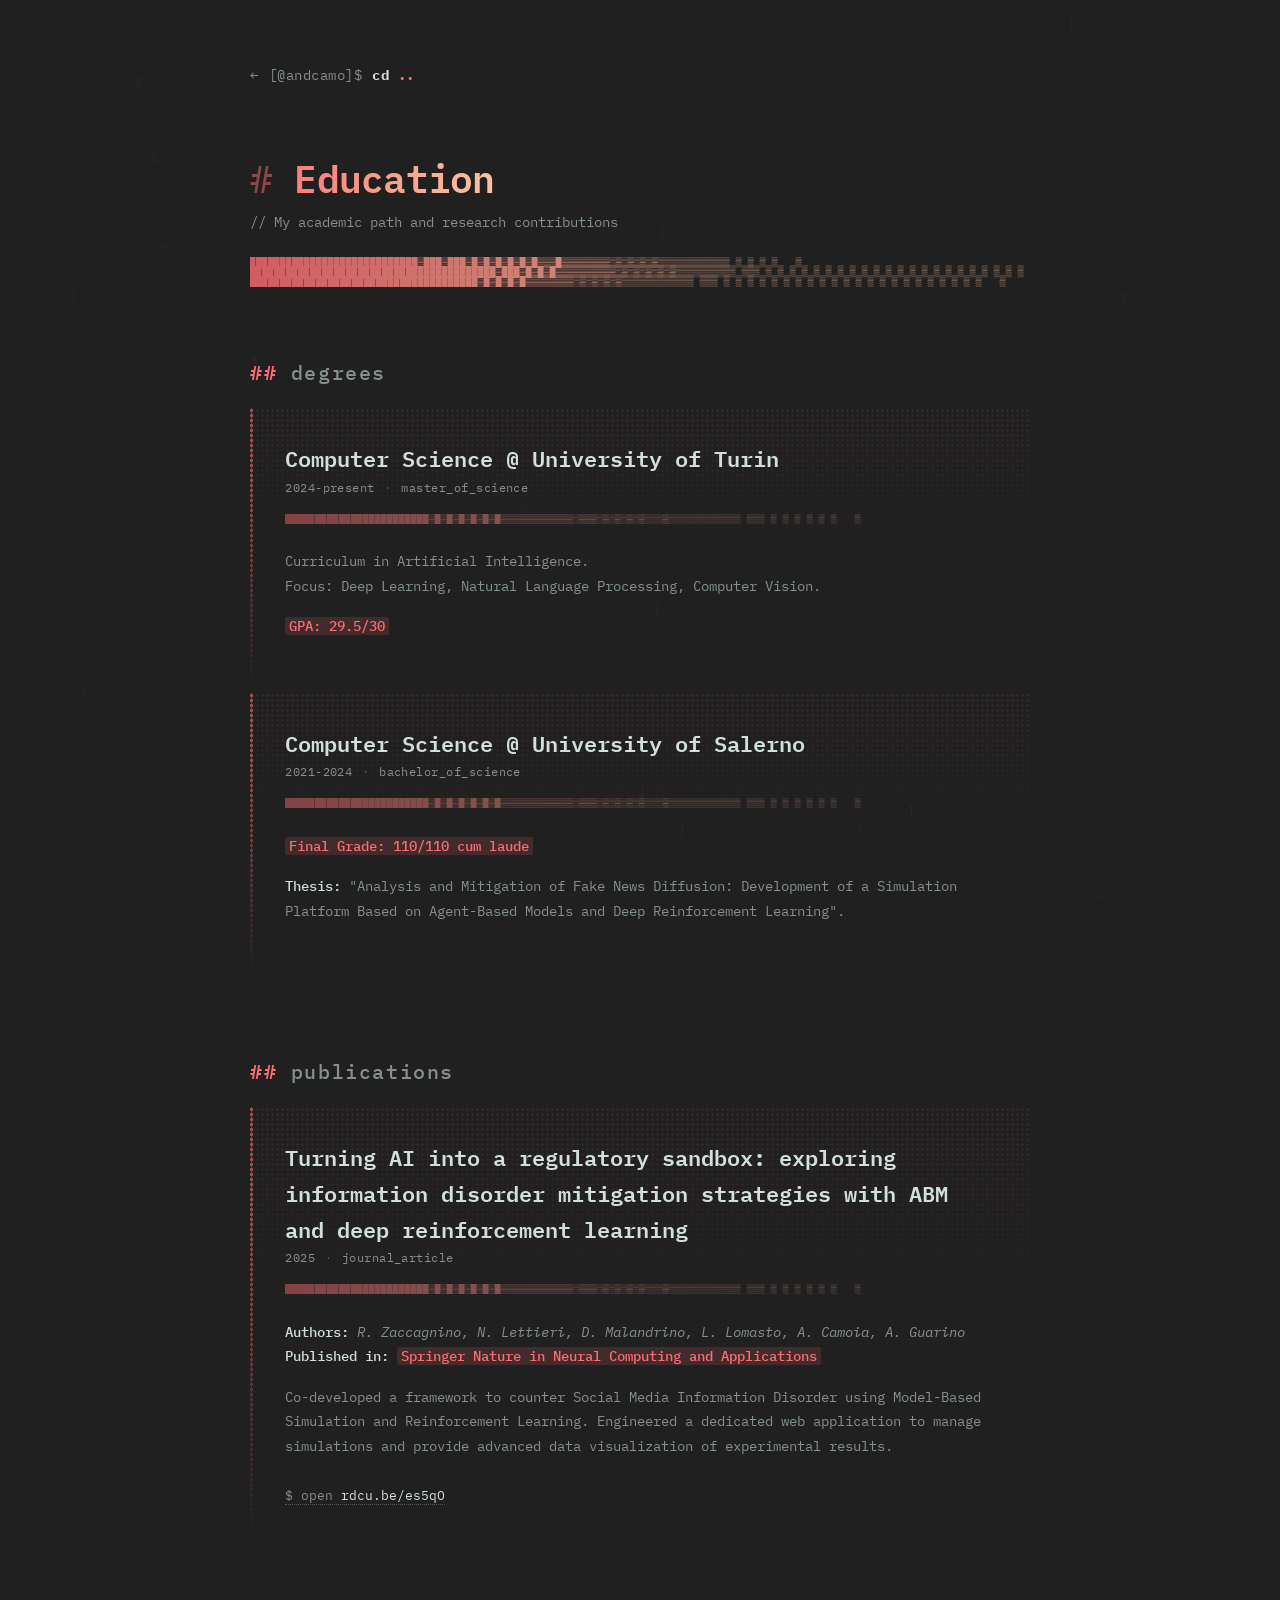
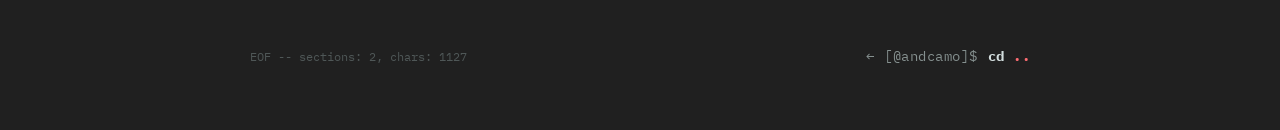
<file: pages/education.html>
<!doctype html>
<html lang="it">
  <head>
    <meta charset="utf-8">
    <meta name="viewport" content="width=device-width, initial-scale=1">
    <title>AndCamo / Education</title>
    <link rel="icon" href="../favicon.ico" sizes="../assets/icons/Icon.ico">
    <link rel="icon" type="image/svg+xml" href="../assets/icons/Icon.svg">
    <!-- CSS -->
    <link href="../style/main-style.css" rel="stylesheet">
    <link href="../style/page-style.css" rel="stylesheet">
    <link href="../style/dither-style.css" rel="stylesheet">
    <style>
      :root {
        --page-color: #fe6d73;      /* Coral */
        --page-color-alt: #f7c59f;  /* Peach */
        --page-color-bg: rgba(254, 109, 115, 0.15);
        --dither-accent: 254, 109, 115;
      }
    </style>
  </head>
  <body class="dither">
    <script>
      if (localStorage.getItem('theme') === 'light') {
        document.body.classList.add('light-mode');
      }
    </script>
    <!-- Persistent ASCII Effects -->
    <canvas id="ascii-glitch"></canvas>

    <div class="page-container">
      <!-- Back to Home -->
      <a href="../index.html" class="back-home-btn">
        <span class="arrow">&larr;</span>
        <span class="prompt">[@andcamo]$ </span>
        <span class="command">cd <span class="dots">..</span></span>
      </a>

      <!-- Page Header -->
      <header class="dither-header">
        <h1 class="dither-title">Education</h1>
        <p class="dither-subtitle">// My academic path and research contributions</p>
        <pre class="dither-bar" data-rows="3" data-animated aria-hidden="true"></pre>
      </header>

      <!-- Content Section -->
      <main>
        <h2 class="dither-section">degrees</h2>

        <!-- MSc -->
        <article class="dither-project">
          <header class="dither-project-head">
            <div>
              <h3 class="dither-name">Computer Science @ University of Turin</h3>
              <div class="dither-meta"><span>2024-present</span><span>master_of_science</span></div>
            </div>
          </header>
          <pre class="dither-bar is-head" data-rows="1" aria-hidden="true"></pre>
          <div class="dither-body">
            <p>Curriculum in Artificial Intelligence.<br>
            Focus: Deep Learning, Natural Language Processing, Computer Vision.</p>
            <p><span class="hl">GPA: 29.5/30</span></p>
          </div>
        </article>

        <!-- BSc -->
        <article class="dither-project">
          <header class="dither-project-head">
            <div>
              <h3 class="dither-name">Computer Science @ University of Salerno</h3>
              <div class="dither-meta"><span>2021-2024</span><span>bachelor_of_science</span></div>
            </div>
          </header>
          <pre class="dither-bar is-head" data-rows="1" aria-hidden="true"></pre>
          <div class="dither-body">
            <p><span class="hl">Final Grade: 110/110 cum laude</span></p>
            <p><strong>Thesis:</strong> "Analysis and Mitigation of Fake News Diffusion: Development of a Simulation Platform Based on Agent-Based Models and Deep Reinforcement Learning".</p>
          </div>
        </article>

        <h2 class="dither-section">publications</h2>

        <!-- Journal article -->
        <article class="dither-project">
          <header class="dither-project-head">
            <div>
              <h3 class="dither-name"><a href="https://rdcu.be/es5qO" target="_blank">Turning AI into a regulatory sandbox: exploring information disorder mitigation strategies with ABM and deep reinforcement learning</a></h3>
              <div class="dither-meta"><span>2025</span><span>journal_article</span></div>
            </div>
          </header>
          <pre class="dither-bar is-head" data-rows="1" aria-hidden="true"></pre>
          <div class="dither-body">
            <p><strong>Authors:</strong> <i>R. Zaccagnino, N. Lettieri, D. Malandrino, L. Lomasto, A. Camoia, A. Guarino</i><br>
            <strong>Published in:</strong> <span class="hl">Springer Nature in Neural Computing and Applications</span></p>
            <p>Co-developed a framework to counter Social Media Information Disorder using Model-Based Simulation and Reinforcement Learning. Engineered a dedicated web application to manage simulations and provide advanced data visualization of experimental results.</p>
          </div>
          <a href="https://rdcu.be/es5qO" class="dither-link" data-cmd="open" target="_blank">rdcu.be/es5qO</a>
        </article>
      </main>

      <!-- Footer -->
      <footer class="dither-footer">
        <span>EOF -- sections: 2, chars: 1127</span>
        <a href="../index.html" class="back-home-btn">
          <span class="arrow">&larr;</span>
          <span class="prompt">[@andcamo]$ </span>
          <span class="command">cd <span class="dots">..</span></span>
        </a>
      </footer>
    </div>

    <!-- Scripts -->
    <script src="../script/glitch-script.js"></script>
    <script src="../script/dither-script.js"></script>
  </body>
</html>
</file>
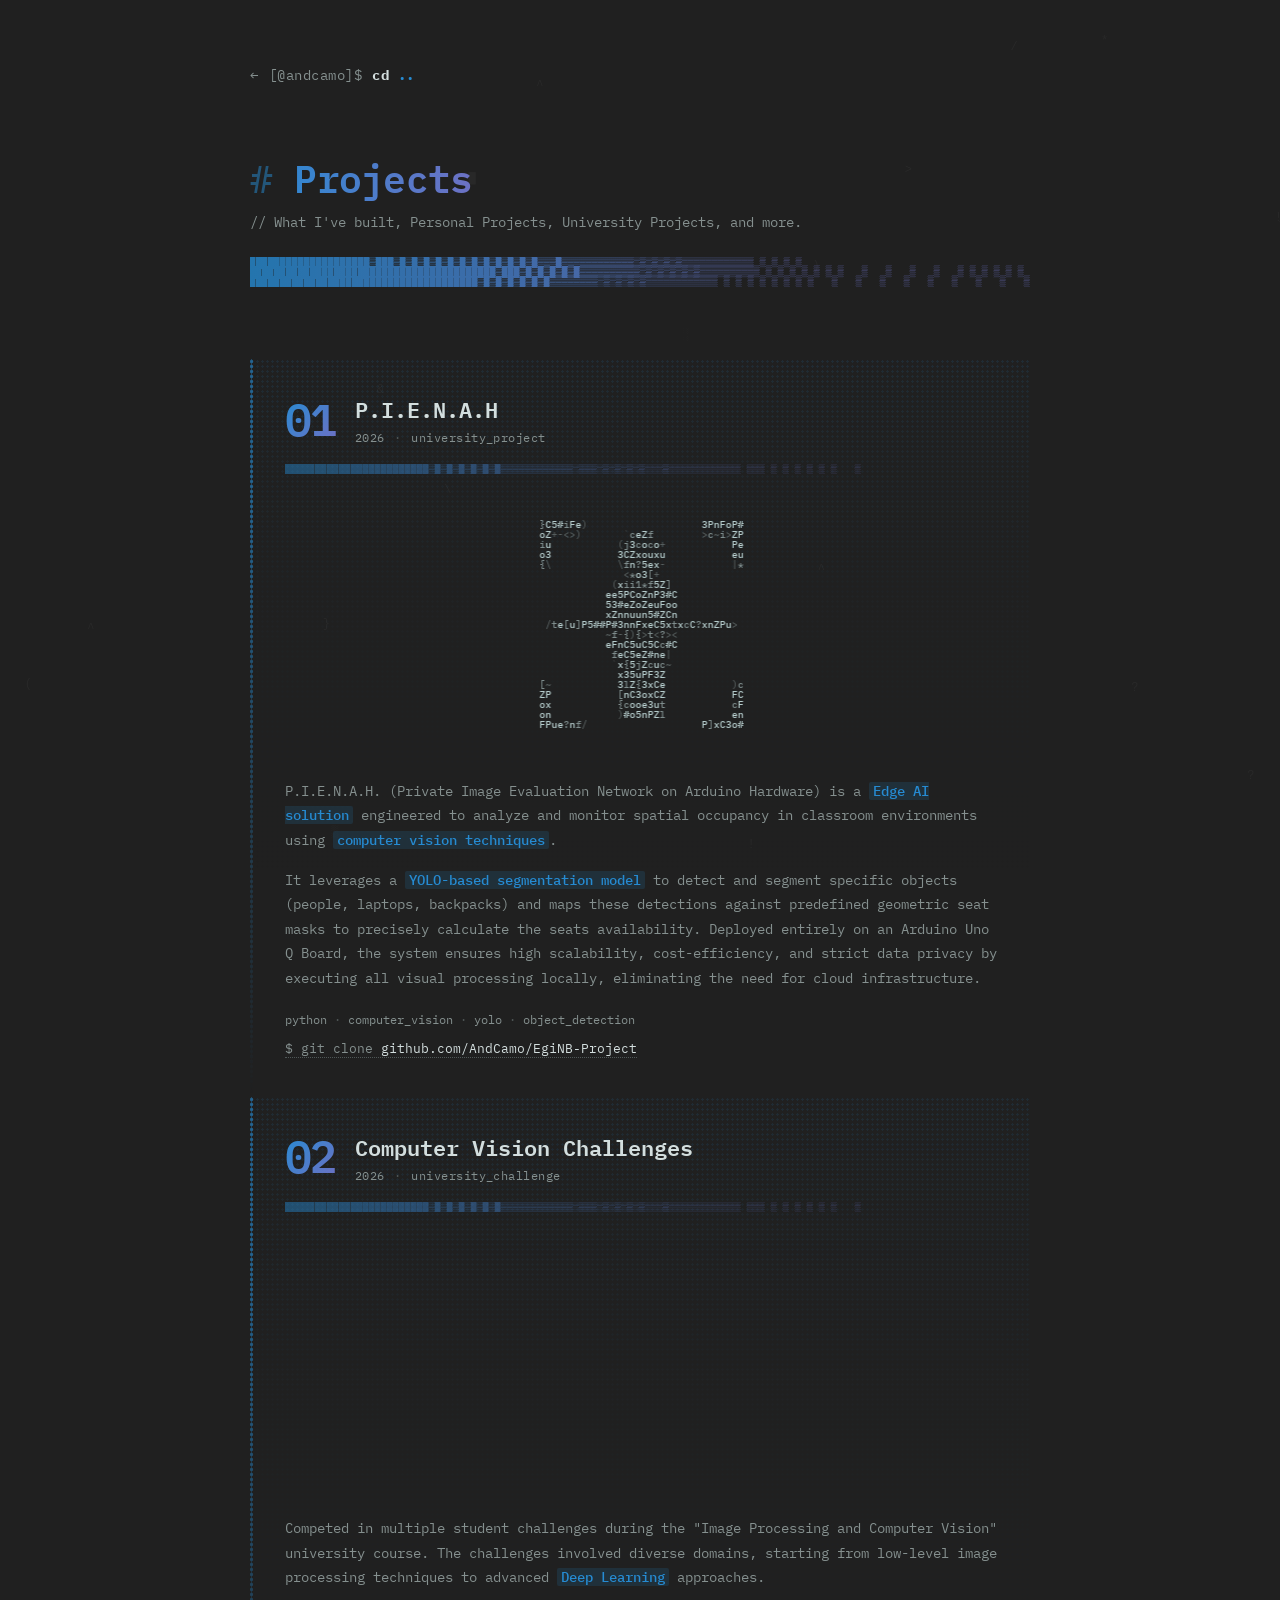
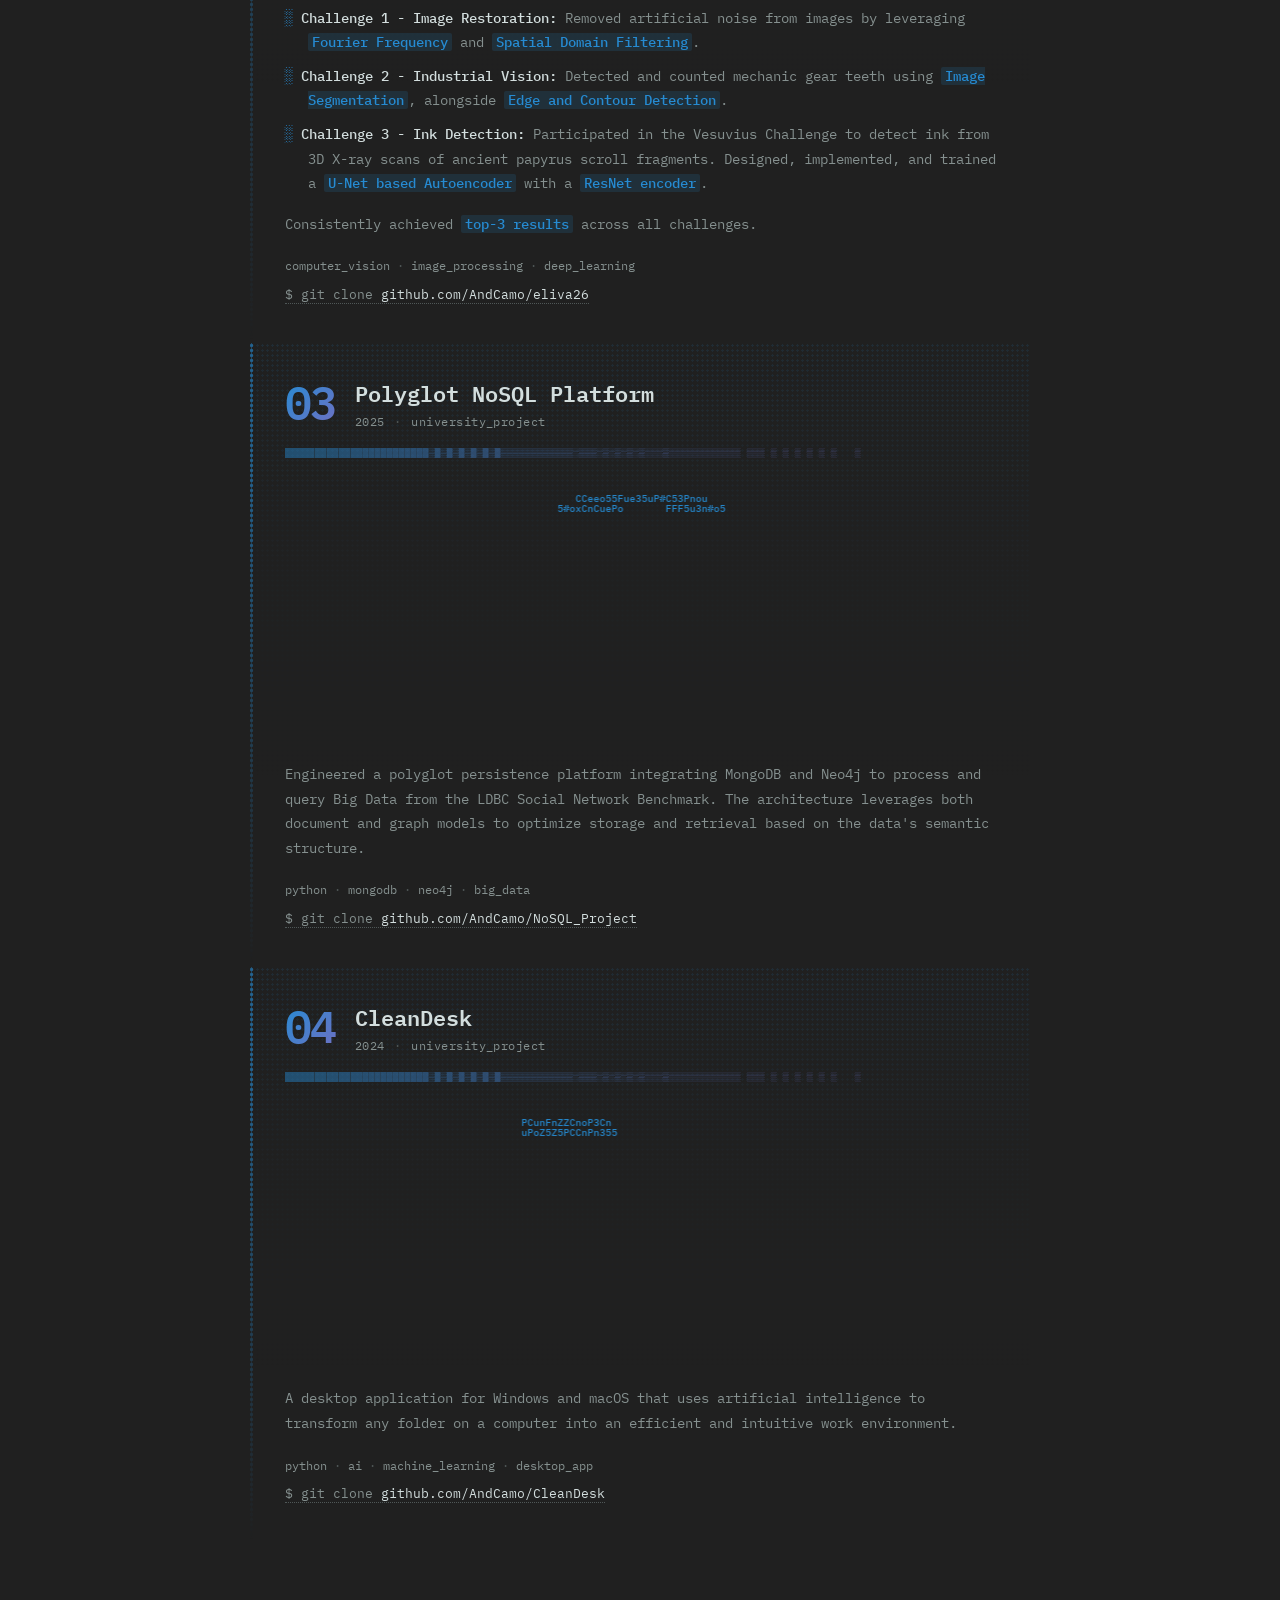
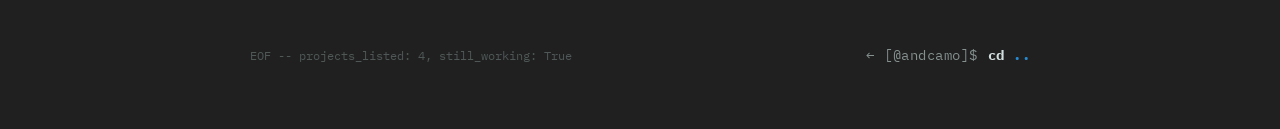
<file: pages/projects.html>
<!doctype html>
<html lang="it">
  <head>
    <meta charset="utf-8">
    <meta name="viewport" content="width=device-width, initial-scale=1">
    <title>AndCamo / Projects</title>
    <link rel="icon" href="../favicon.ico" sizes="../assets/icons/Icon.ico">
    <link rel="icon" type="image/svg+xml" href="../assets/icons/Icon.svg">
    <!-- CSS -->
    <link href="../style/main-style.css" rel="stylesheet">
    <link href="../style/page-style.css" rel="stylesheet">
    <link href="../style/dither-style.css" rel="stylesheet">
    <style>
      :root {
        --page-color: #268bd2;      /* Solarized Blue */
        --page-color-alt: #6c71c4;  /* Solarized Violet */
        --page-color-bg: rgba(38, 139, 210, 0.15);
        --dither-accent: 38, 139, 210;
      }
    </style>
  </head>
  <body class="dither">
    <script>
      if (localStorage.getItem('theme') === 'light') {
        document.body.classList.add('light-mode');
      }
    </script>
    <!-- Persistent ASCII Effects -->
    <canvas id="ascii-glitch"></canvas>

    <div class="page-container">
      <!-- Back to Home -->
      <a href="../index.html" class="back-home-btn">
        <span class="arrow">&larr;</span>
        <span class="prompt">[@andcamo]$ </span>
        <span class="command">cd <span class="dots">..</span></span>
      </a>

      <!-- Page Header -->
      <header class="dither-header">
        <h1 class="dither-title">Projects</h1>
        <p class="dither-subtitle">// What I've built, Personal Projects, University Projects, and more.</p>
        <pre class="dither-bar" data-rows="3" data-animated aria-hidden="true"></pre>
      </header>

      <!-- Content Section -->
      <main>
        <!-- P.I.E.N.A.H -->
        <article class="dither-project">
          <header class="dither-project-head">
            <span class="dither-index">01</span>
            <div>
              <h2 class="dither-name">P.I.E.N.A.H</h2>
              <div class="dither-meta"><span>2026</span><span>university_project</span></div>
            </div>
          </header>
          <pre class="dither-bar is-head" data-rows="1" aria-hidden="true"></pre>
          <div class="dither-cover" data-ascii>
            <img src="../assets/images/scan.png" alt="P.I.E.N.A.H Project Logo">
          </div>
          <div class="dither-body">
            <p>P.I.E.N.A.H. (Private Image Evaluation Network on Arduino Hardware) is a <span class="hl">Edge AI solution</span> engineered to analyze and monitor spatial occupancy in classroom environments using <span class="hl">computer vision techniques</span>.</p>
            <p>It leverages a <span class="hl">YOLO-based segmentation model</span> to detect and segment specific objects (people, laptops, backpacks) and maps these detections against predefined geometric seat masks to precisely calculate the seats availability. Deployed entirely on an Arduino Uno Q Board, the system ensures high scalability, cost-efficiency, and strict data privacy by executing all visual processing locally, eliminating the need for cloud infrastructure.</p>
          </div>
          <div class="dither-tags">
            <span>python</span><span>computer_vision</span><span>yolo</span><span>object_detection</span>
          </div>
          <a href="https://github.com/AndCamo/EgiNB-Project" class="dither-link" data-cmd="git clone" target="_blank">github.com/AndCamo/EgiNB-Project</a>
        </article>

        <!-- Computer Vision Challenges -->
        <article class="dither-project">
          <header class="dither-project-head">
            <span class="dither-index">02</span>
            <div>
              <h2 class="dither-name">Computer Vision Challenges</h2>
              <div class="dither-meta"><span>2026</span><span>university_challenge</span></div>
            </div>
          </header>
          <pre class="dither-bar is-head" data-rows="1" aria-hidden="true"></pre>
          <div class="dither-cover" data-ascii>
            <img src="../assets/images/Gears.png" alt="Gears">
          </div>
          <div class="dither-body">
            <p>Competed in multiple student challenges during the "Image Processing and Computer Vision" university course. The challenges involved diverse domains, starting from low-level image processing techniques to advanced <span class="hl">Deep Learning</span> approaches.</p>
            <ul>
              <li><strong>Challenge 1 - Image Restoration:</strong> Removed artificial noise from images by leveraging <span class="hl">Fourier Frequency</span> and <span class="hl">Spatial Domain Filtering</span>.</li>
              <li><strong>Challenge 2 - Industrial Vision:</strong> Detected and counted mechanic gear teeth using <span class="hl">Image Segmentation</span>, alongside <span class="hl">Edge and Contour Detection</span>.</li>
              <li><strong>Challenge 3 - Ink Detection:</strong> Participated in the Vesuvius Challenge to detect ink from 3D X-ray scans of ancient papyrus scroll fragments. Designed, implemented, and trained a <span class="hl">U-Net based Autoencoder</span> with a <span class="hl">ResNet encoder</span>.</li>
            </ul>
            <p>Consistently achieved <span class="hl">top-3 results</span> across all challenges.</p>
          </div>
          <div class="dither-tags">
            <span>computer_vision</span><span>image_processing</span><span>deep_learning</span>
          </div>
          <a href="https://github.com/AndCamo/eliva26" class="dither-link" data-cmd="git clone" target="_blank">github.com/AndCamo/eliva26</a>
        </article>

        <!-- Polyglot NoSQL Platform -->
        <article class="dither-project">
          <header class="dither-project-head">
            <span class="dither-index">03</span>
            <div>
              <h2 class="dither-name">Polyglot NoSQL Platform</h2>
              <div class="dither-meta"><span>2025</span><span>university_project</span></div>
            </div>
          </header>
          <pre class="dither-bar is-head" data-rows="1" aria-hidden="true"></pre>
          <div class="dither-cover" data-ascii>
            <img src="../assets/images/database.png" alt="Polyglot NoSQL Platform">
          </div>
          <div class="dither-body">
            <p>Engineered a polyglot persistence platform integrating MongoDB and Neo4j to process and query Big Data from the LDBC Social Network Benchmark. The architecture leverages both document and graph models to optimize storage and retrieval based on the data's semantic structure.</p>
          </div>
          <div class="dither-tags">
            <span>python</span><span>mongodb</span><span>neo4j</span><span>big_data</span>
          </div>
          <a href="https://github.com/AndCamo/NoSQL_Project" class="dither-link" data-cmd="git clone" target="_blank">github.com/AndCamo/NoSQL_Project</a>
        </article>

        <!-- CleanDesk -->
        <article class="dither-project">
          <header class="dither-project-head">
            <span class="dither-index">04</span>
            <div>
              <h2 class="dither-name">CleanDesk</h2>
              <div class="dither-meta"><span>2024</span><span>university_project</span></div>
            </div>
          </header>
          <pre class="dither-bar is-head" data-rows="1" aria-hidden="true"></pre>
          <div class="dither-cover" data-ascii>
            <img src="../assets/images/folder.png" alt="CleanDesk">
          </div>
          <div class="dither-body">
            <p>A desktop application for Windows and macOS that uses artificial intelligence to transform any folder on a computer into an efficient and intuitive work environment.</p>
          </div>
          <div class="dither-tags">
            <span>python</span><span>ai</span><span>machine_learning</span><span>desktop_app</span>
          </div>
          <a href="https://github.com/AndCamo/CleanDesk" class="dither-link" data-cmd="git clone" target="_blank">github.com/AndCamo/CleanDesk</a>
        </article>
      </main>

      <!-- Footer -->
      <footer class="dither-footer">
        <span>EOF -- projects_listed: 4, still_working: True</span>
        <a href="../index.html" class="back-home-btn">
          <span class="arrow">&larr;</span>
          <span class="prompt">[@andcamo]$ </span>
          <span class="command">cd <span class="dots">..</span></span>
        </a>
      </footer>
    </div>

    <!-- Scripts -->
    <script src="../script/glitch-script.js"></script>
    <script src="../script/dither-script.js"></script>
  </body>
</html>
</file>
<file: style/main-style.css>
@import url('https://fonts.googleapis.com/css2?family=IBM+Plex+Mono:ital,wght@0,100;0,200;0,300;0,400;0,500;0,600;0,700;1,100;1,200;1,300;1,400;1,500;1,600;1,700&family=IBM+Plex+Sans:ital,wght@0,100..700;1,100..700&display=swap');
:root {
    /* DARK THEME (Default) */
    --bg-main: #202020;
    --bg-container: #1a1a1a;
    --text-main: #f5f5f4;
    --text-dim: #888888;
    --border-main: #333333;
    --card-bg: rgba(26, 26, 26, 0.8);
    --highlight-bg: #333333;
    --ascii-opacity: 0.04;
    --ascii-color: 255, 255, 255;
}

body.light-mode {
    /* SOLARIZED LIGHT THEME */
    --bg-main: #fdf6e3;      /* Base crema tipica Solarized */
    --bg-container: #eee8d5; /* Grigio/Beige chiaro */
    --text-main: #073642;    /* Blu scuro/Petrolio */
    --text-dim: #586e75;     /* Grigio fumo */
    --border-main: #d5c4a1;  /* Bordo sabbia */
    --card-bg: rgba(238, 232, 213, 0.8);
    --highlight-bg: #eee8d5;
    --ascii-opacity: 0.06;
    --ascii-color: 7, 54, 66; /* Match text color */
}

body {
    background-color: var(--bg-main);
    font-size: 16px;
    color: var(--text-main);
    font-family: "IBM Plex Mono", monospace;
    font-weight: 400;
    transition: background-color 0.3s ease, color 0.3s ease;
}

#ascii-glitch {
  position: fixed;
  top: 0;
  left: 0;
  width: 100%;
  height: 100%;
  pointer-events: none; 
  z-index: -1;
}

#ascii-glow {
  position: fixed;
  top: 0;
  left: 0;
  width: 100%;
  height: 100%;
  pointer-events: none; 
  z-index: 0;
}



#main-container{
    margin-top: 5vh;
    position: relative;
    z-index: 1;
}

@media (min-width: 1024px) {
  #main-container {
    width: 50%;  
  }
}

#ascii-container {
    font-size: 14px;
    line-height: 14px;
    white-space: pre; 
    font-weight: bold;
    text-shadow: 0 0 5px var(--text-dim);
    min-width: fit-content;
    min-height: fit-content;
    display: flex;
    color: var(--text-main);
    align-items: center;
    justify-content: center;
}

.inline-icon {
    display: inline-block;
    vertical-align:baseline;
    font-size: 1.2em;
}
</file>
<file: style/page-style.css>
/* Page Layout */
.page-container {
    max-width: 900px;
    margin: 5vh auto;
    padding: 20px;
    font-family: 'IBM Plex Mono', monospace;
    position: relative;
    z-index: 1;
}

/* Back button / Breadcrumb */
.breadcrumb-nav {
    margin-bottom: 2rem;
    font-size: 0.9em;
}

.breadcrumb-nav a {
    color: var(--text-dim);
    text-decoration: none;
    transition: color 0.2s;
}

.breadcrumb-nav a:hover {
    color: var(--page-color);
}

/* Back to Home Button */
.back-home-btn {
    display: inline-flex;
    align-items: center;
    gap: 10px;
    padding: 6px 14px;
    background: var(--bg-container);
    border: 1px solid var(--border-main);
    border-radius: 3px;
    color: var(--text-main);
    text-decoration: none;
    font-size: 0.85rem;
    font-weight: 500;
    transition: all 0.3s ease;
    margin-bottom: 2rem;
    letter-spacing: 0.5px;
}

.back-home-btn:hover {
    background: var(--highlight-bg);
    border-color: var(--page-color);
    color: var(--page-color);
    transform: translateX(-4px);
}

.back-home-btn .prompt {
    color: var(--text-dim);
    font-weight: normal;
}

.back-home-btn .command {
    color: var(--text-main);
    font-weight: bold;
}

.back-home-btn .dots {
    color: var(--page-color);
}

/* Markdown Headers */
.md-h1 {
    background: linear-gradient(90deg, var(--page-color), var(--page-color-alt));
    -webkit-background-clip: text;
    -webkit-text-fill-color: transparent;
    font-size: 2rem;
    font-weight: bold;
    margin-bottom: 1.5rem;
    display: flex;
    align-items: center;
    padding-left: 0;
}

.md-h1::before {
    content: "# ";
    color: var(--page-color);
    -webkit-text-fill-color: var(--page-color);
    opacity: 0.5;
    margin-right: 10px;
}

.title-icon {
    margin-right: 15px;
    color: var(--page-color);
    -webkit-text-fill-color: var(--page-color);
}

.md-h2 {
    color: var(--text-main);
    font-size: 1.4rem;
    margin-top: 2rem;
    margin-bottom: 1rem;
    padding-left: 0;
    border-bottom: 1px solid var(--border-main);
    padding-bottom: 5px;
}

.md-h2::before {
    content: "## ";
    color: var(--page-color);
    opacity: 0.5;
}

/* Terminal Card Component */
.terminal-card-md {
    background: var(--card-bg);
    border-left: 3px solid transparent;
    border-image: linear-gradient(to bottom, var(--page-color), var(--page-color-alt)) 1 100%;
    border-top: 1px solid var(--border-main);
    border-right: 1px solid var(--border-main);
    border-bottom: 1px solid var(--border-main);
    margin-bottom: 1.5rem;
    position: relative;
    overflow: hidden;
    transition: transform 0.2s ease;
}

.terminal-card-md:hover {
    transform: translateX(5px);
    background: var(--bg-container);
}

.card-metadata {
    background: var(--bg-container);
    padding: 8px 15px;
    font-size: 0.85em;
    color: var(--text-dim);
    border-bottom: 1px solid var(--border-main);
    display: flex;
    justify-content: space-between;
}

.card-metadata span b {
    color: var(--page-color);
    font-weight: bold;
    margin-left: 4px;
}

.card-content {
    padding: 1.5rem;
}

.card-title-md {
    color: var(--text-main);
    font-weight: bold;
    margin-bottom: 0.5rem;
    display: block;
    font-size: 1.1em;
}

.card-body-md {
    color: var(--text-dim);
    font-size: 0.95em;
    line-height: 1.6;
}

.md-highlight {
    background: var(--page-color-bg);
    color: var(--page-color);
    padding: 2px 8px;
    border-radius: 3px;
    border: 1px solid var(--page-color-bg);
    font-weight: bold;
    display: inline-block;
    margin: 4px 0;
}

.md-highlight-inline {
    background: var(--page-color-bg);
    color: var(--page-color);
    padding: 0 6px;
    border-radius: 3px;
    font-weight: bold;
    display: inline;
}

/* Rich Project Card */
.project-card-md {
    background: var(--card-bg);
    border-left: 3px solid transparent;
    border-image: linear-gradient(to bottom, var(--page-color), var(--page-color-alt)) 1 100%;
    border-top: 1px solid var(--border-main);
    border-right: 1px solid var(--border-main);
    border-bottom: 1px solid var(--border-main);
    margin-bottom: 2rem;
    transition: transform 0.2s ease;
}

.project-card-md:hover {
    transform: translateY(-5px);
    background: var(--bg-container);
}

.project-image-container {
    padding: 10px;
    background: var(--bg-main);
    display: flex;
    justify-content: center;
    align-items: center;
    border-bottom: 1px solid var(--border-main);
}

.project-img-md {
    max-width: 100%;
    max-height: 200px;
    border-radius: 4px;
    transition: filter 0.3s ease, transform 0.3s ease;
}

.project-card-md:hover .project-img-md {
    transform: scale(1.05);
}

.project-details {
    padding: 1.5rem;
}

.project-tags {
    margin-top: 1rem;
    display: flex;
    gap: 8px;
    flex-wrap: wrap;
}

.project-tag {
    font-size: 0.7em;
    background: var(--bg-container);
    border: 1px solid var(--border-main);
    padding: 2px 8px;
    color: var(--text-dim);
}

.project-link {
    margin-top: 1.5rem;
    display: inline-block;
    color: var(--page-color);
    text-decoration: none;
    font-size: 0.9em;
    font-weight: bold;
}

.project-link:hover {
    text-decoration: underline;
}

.project-link::before {
    content: "git_clone ";
    opacity: 0.5;
}

/* List details */
.md-list {
    list-style: none;
    padding-left: 0;
}

.md-list-item {
    margin-bottom: 0.5rem;
    display: flex;
}

.md-list-item::before {
    content: "- [x]";
    margin-right: 10px;
    color: var(--page-color);
    font-size: 0.9em;
}

/* Scrollbar Style */
::-webkit-scrollbar {
    width: 6px;
}
::-webkit-scrollbar-track {
    background: var(--bg-main);
}
::-webkit-scrollbar-thumb {
    background: var(--border-main);
}
::-webkit-scrollbar-thumb:hover {
    background: var(--page-color);
}

/* Mobile Responsiveness */
@media (max-width: 600px) {
    .page-container {
        padding: 15px;
        margin: 2vh auto;
    }

    .md-h1 {
        font-size: 1.5rem;
    }

    .card-metadata {
        flex-direction: column;
        gap: 5px;
        padding: 10px 15px;
    }

    .project-link {
        word-break: break-all;
        font-size: 0.8em;
    }

    footer {
        flex-direction: column;
        align-items: flex-start !important;
        gap: 20px;
    }

    footer .back-home-btn {
        width: 100%;
        justify-content: center;
    }

    .terminal-card-md:hover, .project-card-md:hover {
        transform: none; /* Disable hover movement on touch devices to avoid layout shift */
    }
}
</file>
<file: style/dither-style.css>
/* ================================================================
   DITHER STYLE — monochrome, ascii-shaded, minimal
   Scoped to body.dither so it never leaks into other pages.
   Each page defines in :root  --page-color, --page-color-alt,
   --page-color-bg and --dither-accent (rgb triplet of --page-color).
   ================================================================ */

body.dither {
    /* --bg-main and the background ascii (--ascii-*) come from
       main-style.css, so the backdrop matches the home page */
    --text-main: #d3dede;
    --text-dim: #85908f;
    --text-faint: #4f5757;
    --dither-ink: 190, 214, 214;   /* rgb triplet used by canvas renderers */
    background-color: var(--bg-main);
    color: var(--text-main);
    font-size: 15px;
}

body.dither.light-mode {
    --bg-main: #fdf6e3;
    --text-main: #073642;
    --text-dim: #657b83;
    --text-faint: #c9c0a6;
    --dither-ink: 7, 54, 66;
}

.dither .page-container {
    max-width: 780px;
}

.dither ::selection {
    background: var(--page-color);
    color: var(--bg-main);
}

/* ---------- Back button: plain prompt, no box ---------- */
.dither .back-home-btn {
    background: none;
    border: none;
    padding: 0;
    color: var(--text-dim);
    font-weight: 400;
    margin-bottom: 4rem;
}

.dither .back-home-btn:hover {
    background: none;
    color: var(--text-main);
    transform: none;
}

.dither .back-home-btn .command { color: var(--text-main); }
.dither .back-home-btn .dots    { color: var(--page-color); }
.dither .back-home-btn .arrow   { transition: transform 0.2s ease; display: inline-block; }
.dither .back-home-btn:hover .arrow { transform: translateX(-4px); }

/* ---------- Header ---------- */
.dither-header {
    margin-bottom: 4.5rem;
}

.dither-title {
    font-size: 2.4rem;
    font-weight: 600;
    letter-spacing: -0.02em;
    margin: 0 0 0.4rem;
    background: linear-gradient(90deg, var(--page-color), var(--page-color-alt));
    -webkit-background-clip: text;
            background-clip: text;
    -webkit-text-fill-color: transparent;
    width: fit-content;
}

.dither-title::before {
    content: "# ";
    -webkit-text-fill-color: var(--page-color);
    opacity: 0.5;
    font-weight: 400;
}

.dither-subtitle {
    color: var(--text-dim);
    font-size: 0.9em;
    margin: 0 0 1.6rem;
}

/* ---------- Generated dither gradient bars (░▒▓█) ---------- */
.dither-bar {
    display: block;
    margin: 0;
    font-family: inherit;
    font-size: 10px;
    line-height: 10px;
    white-space: pre;
    overflow: hidden;
    background: linear-gradient(90deg, var(--page-color), var(--page-color-alt) 70%);
    -webkit-background-clip: text;
            background-clip: text;
    -webkit-text-fill-color: transparent;
    opacity: 0.8;
    user-select: none;
    pointer-events: none;
}

.dither-bar.is-head {
    opacity: 0.45;
    margin: 1.2rem 0 1.6rem;
}

/* ---------- Project entry ---------- */
/* Each project is a light panel: a page-coloured dot texture that
   dithers out towards the bottom, plus a dotted rail on the left. */
.dither-project {
    position: relative;
    padding: 2rem 2rem 2.4rem 2.2rem;
    margin-bottom: 4rem;
    isolation: isolate;
}

/* No gap between consecutive entries of the same category */
.dither-project:has(+ .dither-project) {
    margin-bottom: 0;
}

.dither-project::before,
.dither-project::after {
    content: "";
    position: absolute;
    pointer-events: none;
    transition: opacity 0.3s ease;
}

/* tinted dot texture */
.dither-project::before {
    inset: 0;
    z-index: -1;
    background-image: radial-gradient(rgba(var(--dither-accent), 0.35) 1px, transparent 1.3px);
    background-size: 5px 5px;
    -webkit-mask-image: linear-gradient(to bottom, rgba(0, 0, 0, 0.55), rgba(0, 0, 0, 0.12) 35%, transparent 75%);
            mask-image: linear-gradient(to bottom, rgba(0, 0, 0, 0.55), rgba(0, 0, 0, 0.12) 35%, transparent 75%);
    opacity: 0.6;
}

/* dotted rail on the left */
.dither-project::after {
    top: 0;
    bottom: 0;
    left: 0;
    width: 3px;
    background-image: radial-gradient(var(--page-color) 1.1px, transparent 1.4px);
    background-size: 3px 5px;
    -webkit-mask-image: linear-gradient(to bottom, #000 20%, transparent);
            mask-image: linear-gradient(to bottom, #000 20%, transparent);
    opacity: 0.6;
}

.dither-project:hover::before { opacity: 1; }
.dither-project:hover::after  { opacity: 1; }

.dither-project-head {
    display: flex;
    align-items: center;
    gap: 1.2rem;
}

.dither-index {
    font-size: 2.8rem;
    font-weight: 600;
    line-height: 1;
    letter-spacing: -0.04em;
    background: linear-gradient(135deg, var(--page-color), var(--page-color-alt));
    -webkit-background-clip: text;
            background-clip: text;
    -webkit-text-fill-color: transparent;
}

.dither-meta {
    display: flex;
    gap: 0.6rem;
    font-size: 0.78em;
    color: var(--text-dim);
    letter-spacing: 0.04em;
}

.dither-meta span + span::before {
    content: "·";
    color: var(--text-faint);
    margin-right: 0.6rem;
}

/* ASCII cover */
.dither-cover {
    position: relative;
    height: 250px;
    margin-bottom: 1.8rem;
    display: flex;
    align-items: center;
    justify-content: center;
    overflow: hidden;
}

.dither-cover canvas {
    position: absolute;
    inset: 0;
    width: 100%;
    height: 100%;
}

/* Source image: shown only as a fallback when the ascii renderer can't run */
.dither-cover > img {
    max-height: 100%;
    max-width: 100%;
    filter: grayscale(1) contrast(1.15);
    opacity: 0.8;
}

.dither-cover.is-ascii > img {
    display: none;
}

/* The animated gif already is ascii: blend its black background away
   and fade the frame edges into the page */

.dither-cover.is-gif > img {
    height: 100%;
    max-width: 100%;
    object-fit: contain;
    filter: none;
    opacity: 1;
    mix-blend-mode: screen;
    -webkit-mask-image: radial-gradient(closest-side, #000 65%, transparent 100%);
            mask-image: radial-gradient(closest-side, #000 65%, transparent 100%);
}

.light-mode .dither-cover.is-gif > img {
    filter: invert(1) grayscale(1) contrast(1.2);
    mix-blend-mode: multiply;
}

/* ---------- Section headings (## degrees) ---------- */
.dither-section {
    font-size: 1.25rem;
    font-weight: 500;
    letter-spacing: 0.08em;
    color: var(--text-dim);
    margin: 0 0 1.4rem;
}

.dither-section::before {
    content: "## ";
    color: var(--page-color);
}

.dither-section:not(:first-child) {
    margin-top: 5rem;
}

/* Title + body */
.dither-name {
    font-size: 1.4rem;
    font-weight: 600;
    margin: 0 0 0.2rem;
    color: var(--text-main);
}

.dither-name a {
    color: inherit;
    text-decoration: none;
    transition: color 0.2s ease;
}

.dither-name a:hover {
    color: var(--page-color);
}

.dither-body {
    color: var(--text-dim);
    line-height: 1.75;
    font-size: 0.93em;
}

.dither-body p {
    margin: 0 0 1rem;
}

.dither-body strong {
    color: var(--text-main);
    font-weight: 500;
}

.dither-body .hl {
    color: var(--page-color);
    background: var(--page-color-bg);
    padding: 0 4px;
    border-radius: 2px;
    font-weight: 500;
}

.dither-body ul {
    list-style: none;
    padding-left: 0;
    margin: 0 0 1rem;
}

.dither-body li {
    padding-left: 1.6em;
    text-indent: -1.6em;
    margin-bottom: 0.6rem;
}

.dither-body li::before {
    content: "░ ";
    color: var(--page-color);
}

/* Inline figures: halftone-ish grayscale, colour comes back on hover */
.dither-figure {
    position: relative;
    margin: 1.4rem 0;
    max-width: 100%;
    display: inline-block;
}

.dither-figure.is-narrow { max-width: 360px; }

.dither-figure img {
    display: block;
    width: 100%;
    filter: grayscale(1) contrast(1.1) brightness(0.9);
    transition: filter 0.4s ease;
}

.dither-figure::after {
    content: "";
    position: absolute;
    inset: 0;
    pointer-events: none;
    background-image: radial-gradient(var(--bg-main) 0.8px, transparent 1.1px);
    background-size: 3px 3px;
    opacity: 0.55;
    transition: opacity 0.4s ease;
}

.dither-figure:hover img     { filter: none; }
.dither-figure:hover::after  { opacity: 0; }

.dither-figure figcaption {
    font-size: 0.72em;
    color: var(--text-faint);
    margin-top: 0.4rem;
}

/* Tags + link */
.dither-tags {
    margin-top: 1.4rem;
    font-size: 0.78em;
    color: var(--text-dim);
}

.dither-tags span + span::before {
    content: " · ";
    color: var(--text-faint);
}

.dither-link {
    display: inline-block;
    margin-top: 0.8rem;
    font-size: 0.85em;
    color: var(--text-main);
    text-decoration: none;
    border-bottom: 1px dotted var(--text-faint);
}

.dither-link::before {
    content: "$ " attr(data-cmd) " ";
    color: var(--text-dim);
}

.dither-link:hover {
    color: var(--page-color);
    border-bottom-color: var(--page-color);
}

/* ---------- Footer ---------- */
.dither-footer {
    margin-top: 5rem;
    padding-top: 1.5rem;
    display: flex;
    justify-content: space-between;
    align-items: baseline;
    font-size: 0.8em;
    color: var(--text-faint);
}

.dither-footer .back-home-btn { margin-bottom: 0; }

@media (max-width: 600px) {
    .dither-title { font-size: 1.8rem; }
    .dither-cover { height: 190px; }
    .dither-project { padding: 1.4rem 0.6rem 1.8rem 0.6rem; }
    .dither-index { font-size: 2.1rem; }
    .dither-link  { word-break: break-all; }
    .dither-footer { flex-direction: column; gap: 1.2rem; }
}

@media (prefers-reduced-motion: reduce) {
    .dither .back-home-btn .arrow { transition: none; }
}
</file>
